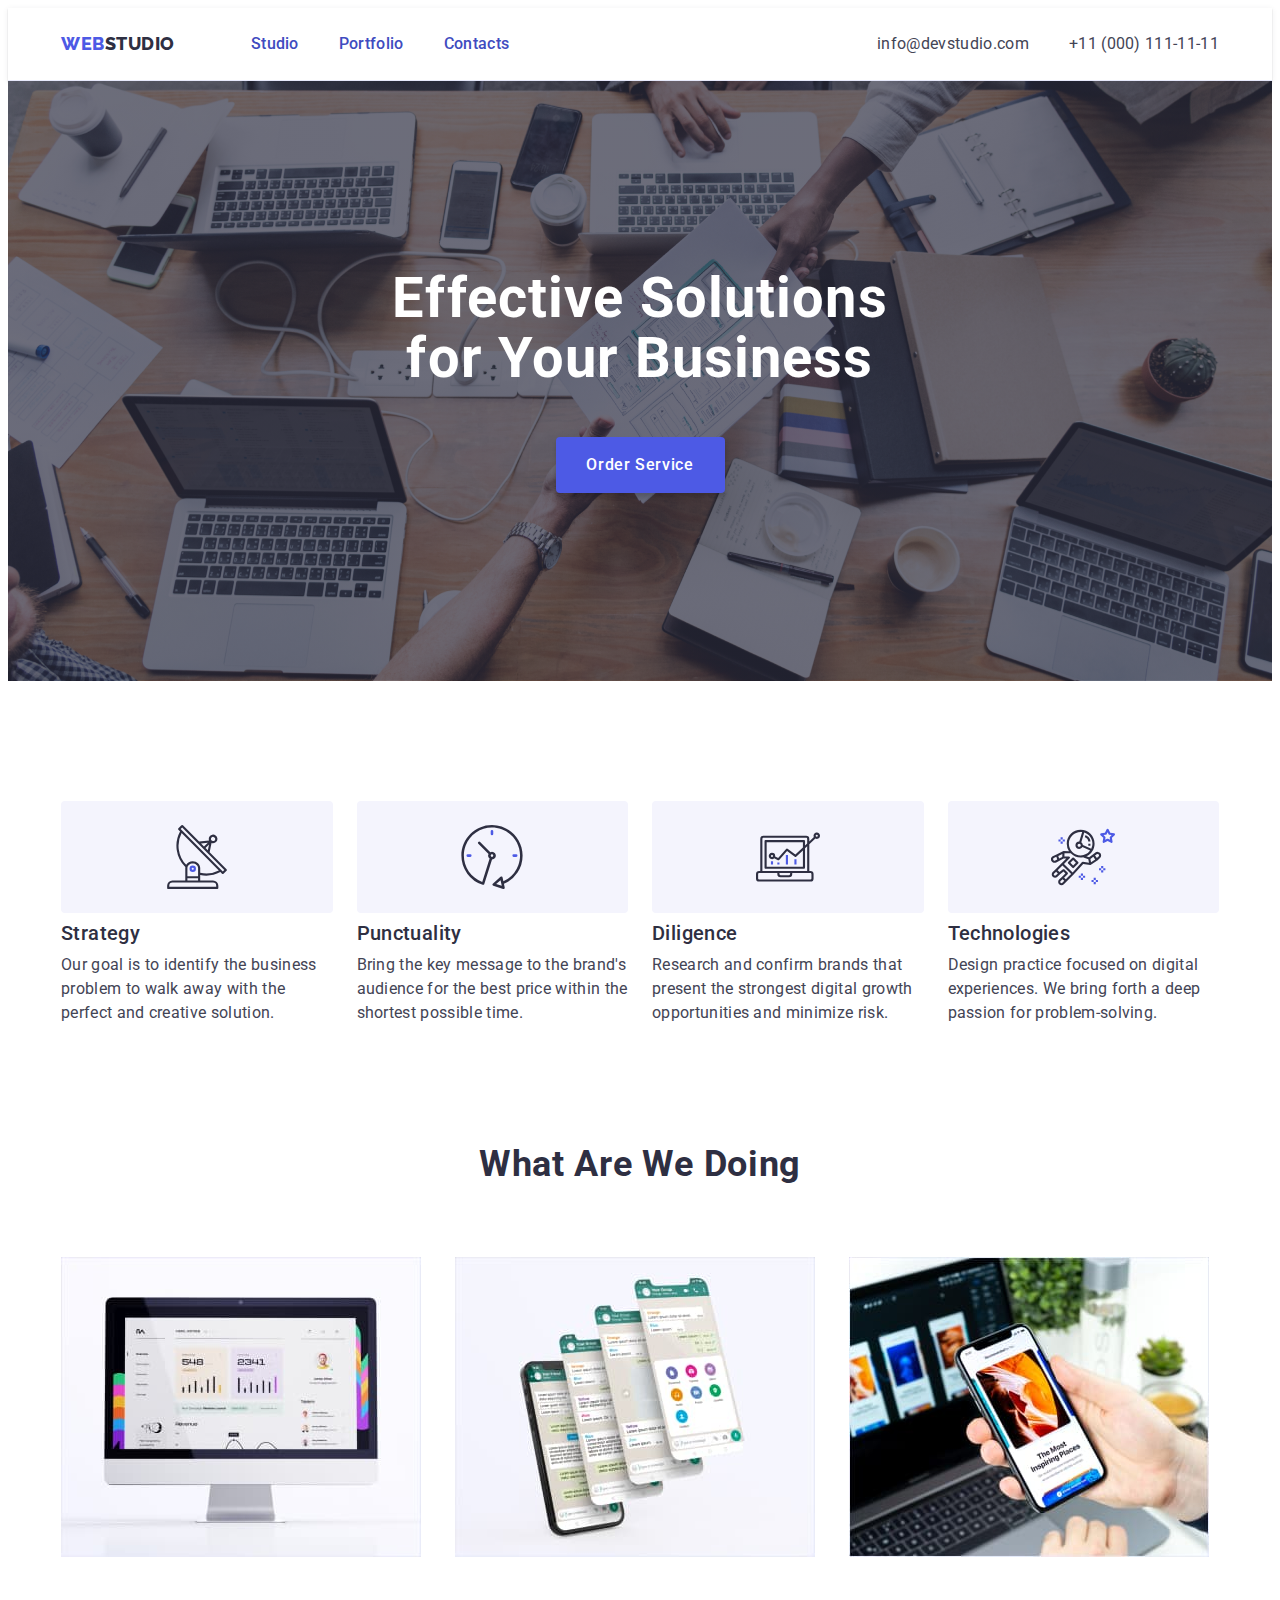
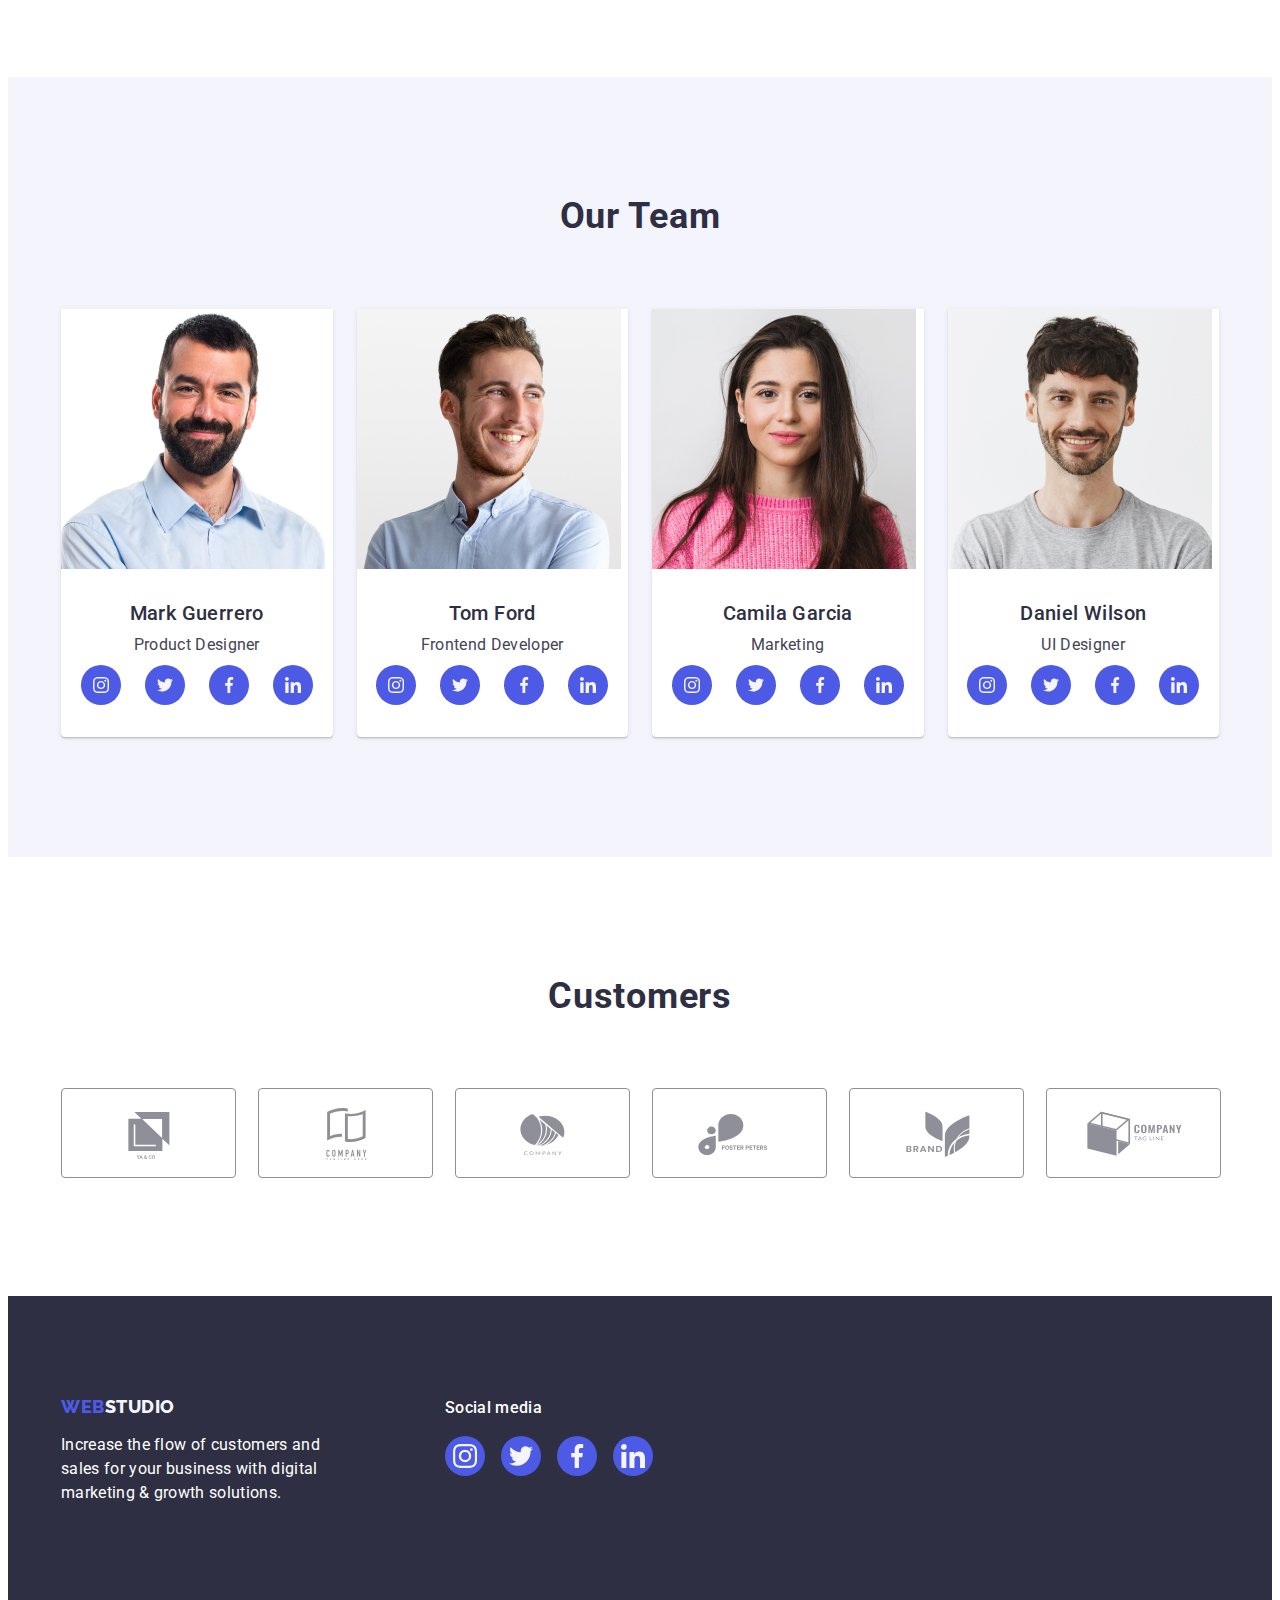
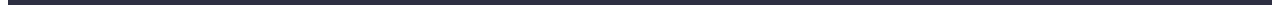
<file: index.html>
<!DOCTYPE html>
<html lang="en">
  <head>
    <meta charset="UTF-8" />
    <meta http-equiv="X-UA-Compatible" content="IE=edge" />
    <meta name="viewport" content="width=device-width, initial-scale=1.0" />
    <title>Document</title>
    <link rel="stylesheet" href="https://cdnjs.cloudflare.com/ajax/libs/modern-normalize/1.1.0/modern-normalize.min.css" integrity="sha512-wpPYUAdjBVSE4KJnH1VR1HeZfpl1ub8YT/NKx4PuQ5NmX2tKuGu6U/JRp5y+Y8XG2tV+wKQpNHVUX03MfMFn9Q==" crossorigin="anonymous" referrerpolicy="no-referrer" />
    <link rel="preconnect" href="https://fonts.googleapis.com">
    <link rel="preconnect" href="https://fonts.gstatic.com" crossorigin>
    <link href="https://fonts.googleapis.com/css2?family=Raleway:wght@700;800&family=Roboto:wght@400;500;700;900&display=swap" rel="stylesheet">
    <link rel="stylesheet" type="text/css" href="./css/styles.css">
  </head>
  <body>
    <header class="page-header">
      <div class="container page-header-container">
        <nav class="navigation">
          <a class="logo link" href="./index.html">Web<span class="logo-span-studio">Studio</span></a>
          <ul class="menu list">
            <li><a href="./index.html" class="link link-style-nav">Studio</a></li>
            <li><a href="./portfolio.html" class="link link-style-nav">Portfolio</a></li>
            <li><a href="" class="link link-style-nav">Contacts</a></li>
          </ul>
        </nav>
        <address class="link">
        <ul class="list contacts">
          <li class="contact-item-post"><a href="mailto:info@devstudio.com" class="link address-style">info@devstudio.com</a></li>
          <li><a href="tel:+110001111111" class="link address-style">+11 (000) 111-11-11</a></li>
        </ul>
          </address>
      </div>
      
    </header>
      
    
    
    <main>
    <section class="effective-solutions">
      <div class="container">
        <h1 class="effective-solutions-text">Effective Solutions for Your Business</h1>
        <button class="btn" type="button" name="button1" data-modal-open>Order Service</button>
      </div>
      
    </section>
    <section class="about-us">
      <div class="container">
        <h2 class="visually-hidden">Description</h2>
        <ul class="list about-us-list">
          <li class="about-us-list-li">
            <div class="icon-about-us">
              <svg class="svg-about-us" width="64" height="64">
                <use href="./images/icons.svg#icon-strategy"></use>
                </svg>
            </div>
            <h3 class="h-three-about-us">Strategy</h3>
            <p class="about-us-p">
              Our goal is to identify the business problem to walk away with the
              perfect and creative solution.
            </p>
          </li>
          <li class="about-us-list-li">
            <div class="icon-about-us">
              <svg class="svg-about-us" width="64" height="64">
                <use href="./images/icons.svg#icon-punctuality"></use>
                </svg>
            </div>
            <h3 class="h-three-about-us">Punctuality</h3>
            <p class="about-us-p">
              Bring the key message to the brand's audience for the best price
              within the shortest possible time.
            </p>
          </li>
          <li class="about-us-list-li">
            <div class="icon-about-us">
              <svg class="svg-about-us" width="64" height="64">
                <use href="./images/icons.svg#icon-diligence"></use>
                </svg>
            </div>
            <h3 class="h-three-about-us">Diligence</h3>
            <p class="about-us-p">
              Research and confirm brands that present the strongest digital
              growth opportunities and minimize risk.
            </p>
          </li>
          <li class="about-us-list-li">
            <div class="icon-about-us">
              <svg class="svg-about-us" width="64" height="64">
                <use href="./images/icons.svg#icon-technologies"></use>
                </svg>
            </div>
            <h3 class="h-three-about-us">Technologies</h3>
            <p class="about-us-p">
              Design practice focused on digital experiences. We bring forth a
              deep passion for problem-solving.
            </p>
          </li>
        </ul>
      </div>
    </section>
    <section class="our-work">
      <div class="container">
        <h2 class="h-two-list-img">What are we doing</h2>
        <ul class="list our-work-list">
          <li class="our-work-list-li">
            <img
              src="./images/1.jpg"
              alt="Альтернативний текст"
              width="360"
              height="300"
            />
          </li>
          <li class="our-work-list-li">
            <img
              src="./images/2.jpg"
              alt="Альтернативний текст"
              width="360"
              height="300"
            />
          </li>
          <li class="our-work-list-li">
            <img
              src="./images/3.jpg"
              alt="Альтернативний текст"
              width="360"
              height="300"
            />
          </li>
        </ul>
      </div>
      
    </section>
    <section class="our-team-section">
      <div class="container">
        <h2 class="h-two-list-img">Our Team</h2>
        <ul class="list our-team-list">
          <li class="our-team-img-bc our-team-list-li">
            <img
              src="./images/mark.jpg"
              alt="Mark Guerrero"
              width="264"
              height="260"
            />
            <div class="name-position">
              <h3 class="h-three-main">Mark Guerrero</h3>
              <p class="our-team-p">Product Designer</p>
              <ul class="social-icon list">
                <li class="social-icon-item">
                  <a href="" class="social-icon-item-link">
                    <svg class="social-icon-item-link-svg" width="16" height="16">
                      <use href="./images/icons.svg#icon-instagram"></use>
                      </svg>
                  </a>
                </li>
                <li class="social-icon-item">
                  <a href="" class="social-icon-item-link">
                    <svg class="social-icon-item-link-svg" width="16" height="16">
                      <use href="./images/icons.svg#icon-twitter"></use>
                      </svg>
                  </a>
                </li>
                <li class="social-icon-item">
                  <a href="" class="social-icon-item-link">
                    <svg class="social-icon-item-link-svg" width="16" height="16">
                      <use href="./images/icons.svg#icon-facebook"></use>
                      </svg>
                  </a>
                </li>
                <li class="social-icon-item">
                  <a href="" class="social-icon-item-link">
                    <svg class="social-icon-item-link-svg" width="16" height="16">
                      <use href="./images/icons.svg#icon-linkedin"></use>
                      </svg>
                  </a>
                </li>
              </ul>
            </div>
            
          </li>
          <li class="our-team-img-bc our-team-list-li">
            <img
              src="./images/tom.jpg"
              alt="Tom Ford"
              width="264"
              height="260"
            />
            <div class="name-position">
              <h3 class="h-three-main">Tom Ford</h3>
            <p class="our-team-p">Frontend Developer</p>
            <ul class="social-icon list">
              <li class="social-icon-item">
                <a href="" class="social-icon-item-link">
                  <svg class="social-icon-item-link-svg" width="16" height="16">
                    <use href="./images/icons.svg#icon-instagram"></use>
                    </svg>
                </a>
              </li>
              <li class="social-icon-item">
                <a href="" class="social-icon-item-link">
                  <svg class="social-icon-item-link-svg" width="16" height="16">
                    <use href="./images/icons.svg#icon-twitter"></use>
                    </svg>
                </a>
              </li>
              <li class="social-icon-item">
                <a href="" class="social-icon-item-link">
                  <svg class="social-icon-item-link-svg" width="16" height="16">
                    <use href="./images/icons.svg#icon-facebook"></use>
                    </svg>
                </a>
              </li>
              <li class="social-icon-item">
                <a href="" class="social-icon-item-link">
                  <svg class="social-icon-item-link-svg" width="16" height="16">
                    <use href="./images/icons.svg#icon-linkedin"></use>
                    </svg>
                </a>
              </li>
            </ul>
            </div>
            
          </li>
          <li class="our-team-img-bc our-team-list-li">
            <img
              src="./images/camila.jpg"
              alt="Camila Garcia"
              width="264"
              height="260"
            />
            <div class="name-position">
              <h3 class="h-three-main">Camila Garcia</h3>
              <p class="our-team-p">Marketing</p>
              <ul class="social-icon list">
                <li class="social-icon-item">
                  <a href="" class="social-icon-item-link">
                    <svg class="social-icon-item-link-svg" width="16" height="16">
                      <use href="./images/icons.svg#icon-instagram"></use>
                      </svg>
                  </a>
                </li>
                <li class="social-icon-item">
                  <a href="" class="social-icon-item-link">
                    <svg class="social-icon-item-link-svg" width="16" height="16">
                      <use href="./images/icons.svg#icon-twitter"></use>
                      </svg>
                  </a>
                </li>
                <li class="social-icon-item">
                  <a href="" class="social-icon-item-link">
                    <svg class="social-icon-item-link-svg" width="16" height="16">
                      <use href="./images/icons.svg#icon-facebook"></use>
                      </svg>
                  </a>
                </li>
                <li class="social-icon-item">
                  <a href="" class="social-icon-item-link">
                    <svg class="social-icon-item-link-svg" width="16" height="16">
                      <use href="./images/icons.svg#icon-linkedin"></use>
                      </svg>
                  </a>
                </li>
              </ul>
            </div>
            
          </li>
          <li class="our-team-img-bc our-team-list-li">
            <img
              src="./images/daniel.jpg"
              alt="Daniel Wilson"
              width="264"
              height="260"
            />
            <div class="name-position">
              <h3 class="h-three-main">Daniel Wilson</h3>
              <p class="our-team-p">UI Designer</p>
              <ul class="social-icon list">
                <li class="social-icon-item">
                  <a href="" class="social-icon-item-link">
                    <svg class="social-icon-item-link-svg" width="16" height="16">
                      <use href="./images/icons.svg#icon-instagram"></use>
                      </svg>
                  </a>
                </li>
                <li class="social-icon-item">
                  <a href="" class="social-icon-item-link">
                    <svg class="social-icon-item-link-svg" width="16" height="16">
                      <use href="./images/icons.svg#icon-twitter"></use>
                      </svg>
                  </a>
                </li>
                <li class="social-icon-item">
                  <a href="" class="social-icon-item-link">
                    <svg class="social-icon-item-link-svg" width="16" height="16">
                      <use href="./images/icons.svg#icon-facebook"></use>
                      </svg>
                  </a>
                </li>
                <li class="social-icon-item">
                  <a href="" class="social-icon-item-link">
                    <svg class="social-icon-item-link-svg" width="16" height="16">
                      <use href="./images/icons.svg#icon-linkedin"></use>
                      </svg>
                  </a>
                </li>
              </ul>
            </div>
           
          </li>
        </ul>
      </div>
      
    </section>
    <section class="section-customers">
      <div class="container">
        <h2 class="h-two-customers">Customers</h2>
        <ul class="customers-list list">
          <li class="customers-list-item">
            <a href="" class="customers-list-link">
              <svg class="customers-svg" width="104" height="56">
                <use href="./images/icons.svg#icon-yaco"></use>
                </svg>
            </a>
          </li>
          <li class="customers-list-item">
            <a href="" class="customers-list-link">
              <svg class="customers-svg" width="104" height="56">
                <use href="./images/icons.svg#icon-tagline"></use>
                </svg>
            </a>
          </li>
          <li class="customers-list-item">
            <a href="" class="customers-list-link">
              <svg class="customers-svg" width="104" height="56">
                <use href="./images/icons.svg#icon-company-cust"></use>
                </svg>
            </a>
          </li>
          <li class="customers-list-item">
            <a href="" class="customers-list-link">
              <svg class="customers-svg" width="104" height="56">
                <use href="./images/icons.svg#icon-foster-peters"></use>
                </svg>
            </a>
          </li>
          <li class="customers-list-item">
            <a href="" class="customers-list-link">
              <svg class="customers-svg" width="104" height="56">
                <use href="./images/icons.svg#icon-brand"></use>
                </svg>
            </a>
          </li>
          <li class="customers-list-item">
            <a href="" class="customers-list-link">
              <svg class="customers-svg" width="104" height="56">
                <use href="./images/icons.svg#icon-tagline-box"></use>
                </svg>
            </a>
          </li>
        </ul>
      </div>
    </section>
         </main>
    <footer class="bottom">
      <div class="container container-footer">
        <div class="logo-p">
          <a class="logo-bottom link" href="./index.html">Web<span class="logo-span-studio-white">Studio</span></a>
          <p class="bottom-p">
          Increase the flow of customers and sales for your business with digital
          marketing & growth solutions.
        </p>
      </div>
      <div>
        <p class="socialm-p">Social media</p>
        <ul class="bottom-social-list list">
          <li class="bottom-social-list-item">
            <a href="" class="bottom-social-link">
              <svg width="24" height="24" class="social-svg">
                <use href="./images/icons.svg#icon-instagram"></use>
                </svg>
            </a>
          </li>
          <li class="bottom-social-list-item">
            <a href="" class="bottom-social-link">
              <svg width="24" height="24" class="social-svg">
                <use href="./images/icons.svg#icon-twitter"></use>
                </svg>
            </a>
          </li>
          <li class="bottom-social-list-item">
            <a href="" class="bottom-social-link">
              <svg width="24" height="24" class="social-svg">
                <use href="./images/icons.svg#icon-facebook"></use>
                </svg>
            </a>
          </li>
          <li class="bottom-social-list-item">
            <a href="" class="bottom-social-link">
              <svg width="24" height="24" class="social-svg">
                <use href="./images/icons.svg#icon-linkedin"></use>
                </svg>
            </a>
          </li>
        </ul>
      </div>
      </div>  
    </footer>
    <script src="./js/modal.js"></script>
  </body>
</html>
</file>
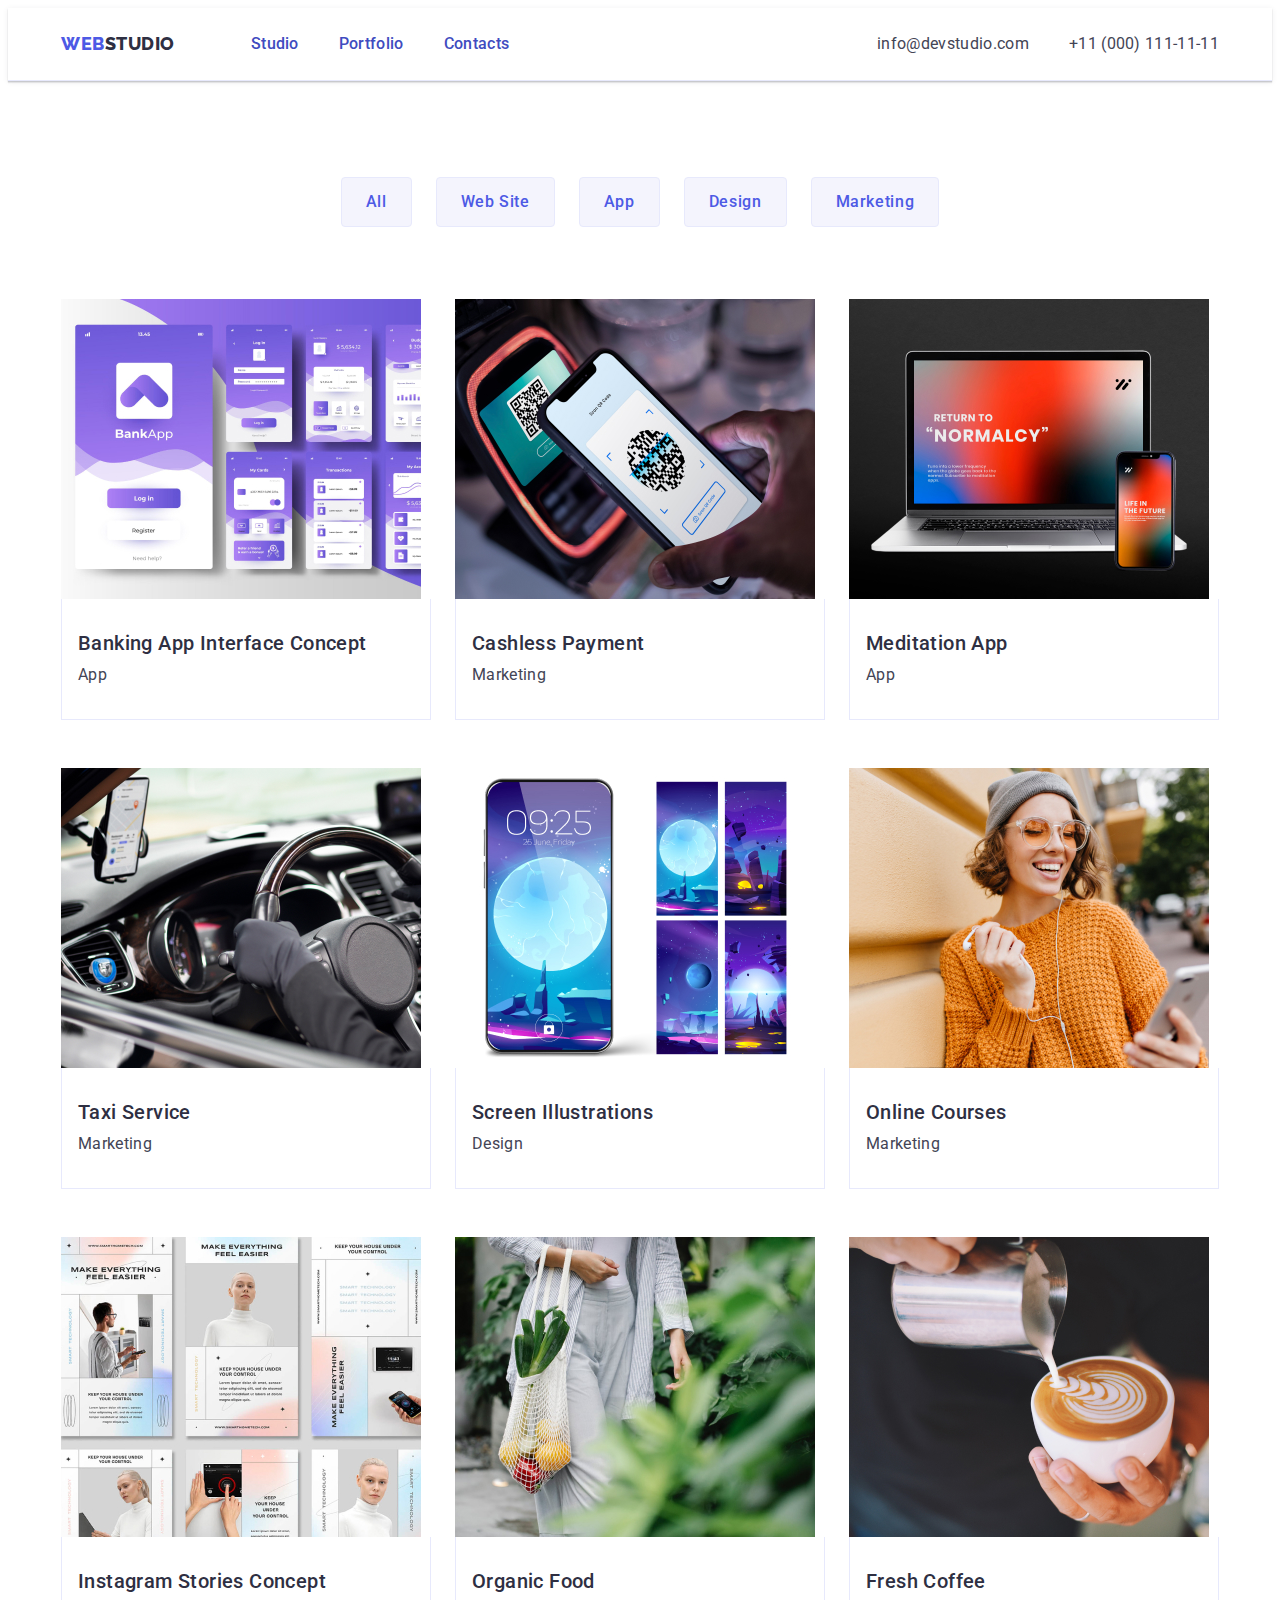
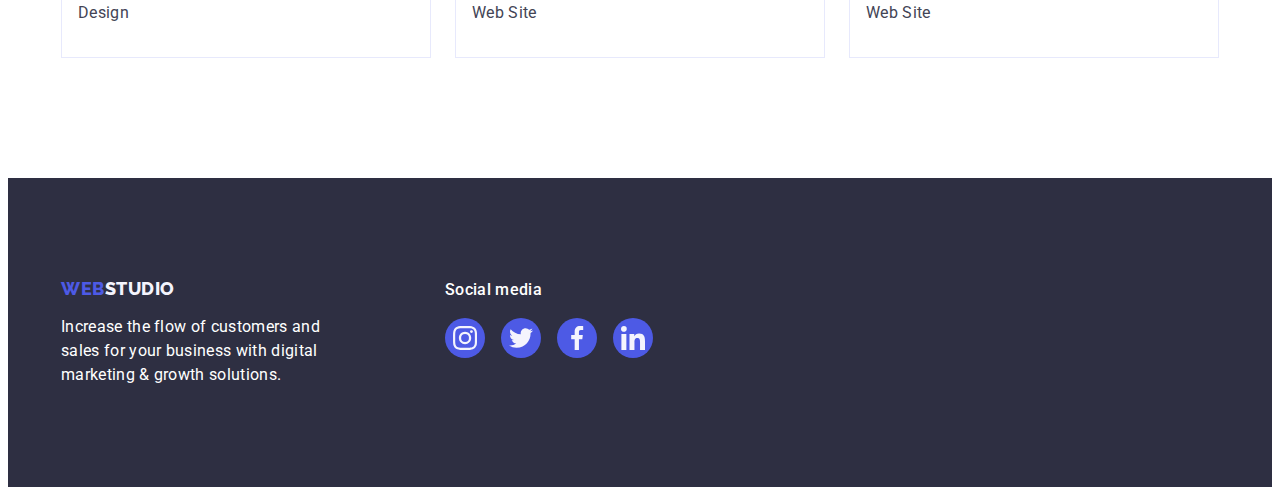
<file: portfolio.html>
<!DOCTYPE html>
<html lang="en">
  <head>
    <meta charset="UTF-8" />
    <meta http-equiv="X-UA-Compatible" content="IE=edge" />
    <meta name="viewport" content="width=device-width, initial-scale=1.0" />
    <title>Document</title>
    <link rel="stylesheet" href="https://cdnjs.cloudflare.com/ajax/libs/modern-normalize/1.1.0/modern-normalize.min.css" integrity="sha512-wpPYUAdjBVSE4KJnH1VR1HeZfpl1ub8YT/NKx4PuQ5NmX2tKuGu6U/JRp5y+Y8XG2tV+wKQpNHVUX03MfMFn9Q==" crossorigin="anonymous" referrerpolicy="no-referrer" />
    <link rel="preconnect" href="https://fonts.googleapis.com">
    <link rel="preconnect" href="https://fonts.gstatic.com" crossorigin>
    <link href="https://fonts.googleapis.com/css2?family=Raleway:wght@700;800&family=Roboto:wght@400;500;700;900&display=swap" rel="stylesheet">
    <link rel="stylesheet" type="text/css" href="./css/styles.css">
  </head>
  <body>
    <header class="page-header">
      <div class="container page-header-container">
        <nav class="navigation">
          <a class="logo link" href="./index.html">Web<span class="logo-span-studio">Studio</span></a>
          <ul class="menu list">
            <li><a href="./index.html" class="link link-style-nav">Studio</a></li>
            <li><a href="./portfolio.html" class="link link-style-nav">Portfolio</a></li>
            <li><a href="" class="link link-style-nav">Contacts</a></li>
          </ul>
        </nav>
        <address class="link">
        <ul class="list contacts">
          <li class="contact-item-post"><a href="mailto:info@devstudio.com" class="link address-style">info@devstudio.com</a></li>
          <li><a href="tel:+110001111111" class="link address-style">+11 (000) 111-11-11</a></li>
        </ul>
          </address>
      </div>
      
    </header>
    <main>
      
    <section class="section-portfolio">
      <div class="container">
        <h1 class="visually-hidden">Projects</h1>
        <ul class="list list-btn">
          <li>
            <button class="btn-portfolio" type="button" name="All">All</button>
          </li>
          <li>
            <button class="btn-portfolio" type="button" name="Web Site">Web Site</button>
          </li>
          <li>
            <button class="btn-portfolio" type="button" name="button1">App</button>
          </li>
          <li>
            <button class="btn-portfolio" type="button" name="button1">Design</button>
          </li>
          <li>
            <button class="btn-portfolio" type="button" name="button1">Marketing</button>
          </li>
        </ul> 
        <ul class="list project-list">
          <li class="project-list-li">
              <a href="" class="link project-list-link-item">
                <div class="container-overlay">
                  <img
                  src="./images/portfolio/banking.jpg"
                  alt="Альтернативний текст"
                  width="360"
                  height="300"
                />
                <p class="overlay">
                  14 Stylish and User-Friendly App Design Concepts · Task Manager App · Calorie Tracker App · Exotic Fruit Ecommerce App · Cloud Storage App
                </p> 
                </div>
               
                <div class="project-list-link">
                <h2 class="h-two-portfolio">Banking App Interface Concept</h2>
                <p class="about-us-p">App</p>
              </div>
              </a>
          </li>
        
          <li class="project-list-li">
              <a href="" class="link  project-list-link-item">
                <div class="container-overlay">
                  <img
                  src="./images/portfolio/cashless-payment.jpg"
                  alt="Альтернативний текст"
                  width="360"
                  height="300"
                />
                <p class="overlay">
                  14 Stylish and User-Friendly App Design Concepts · Task Manager App · Calorie Tracker App · Exotic Fruit Ecommerce App · Cloud Storage App
                </p>
                </div>
               
              <div class="project-list-link">
              <h2 class="h-two-portfolio">Cashless Payment</h2>
                <p class="about-us-p">Marketing</p>
              </div>
                </a>
          </li>
          <li class="project-list-li">
            
              <a href="" class="link  project-list-link-item">
                <div class="container-overlay">
                  <img
                  src="./images/portfolio/meditation-app.jpg"
                  alt="Альтернативний текст"
                  width="360"
                  height="300"
                />
                <p class="overlay">
                  14 Stylish and User-Friendly App Design Concepts · Task Manager App · Calorie Tracker App · Exotic Fruit Ecommerce App · Cloud Storage App
                </p>
                </div>
                
              <div class="project-list-link">
              <h2 class="h-two-portfolio">Meditation App</h2>
                <p class="about-us-p">App</p>
              </div>
              </a>
            
           
          </li>
          <li class="project-list-li">
              <a href="" class="link  project-list-link-item">
                <div class="container-overlay">
                  <img
                  src="./images/portfolio/taxi-service.jpg"
                  alt="Альтернативний текст"
                  width="360"
                  height="300"
                />
                <p class="overlay">
                  14 Stylish and User-Friendly App Design Concepts · Task Manager App · Calorie Tracker App · Exotic Fruit Ecommerce App · Cloud Storage App
                </p>
                </div>
                
              <div class="project-list-link">
              <h2 class="h-two-portfolio">Taxi Service</h2>
                <p class="about-us-p">Marketing</p>
              </div>
              </a>
          </li>
          <li class="project-list-li">
              <a href="" class="link  project-list-link-item">
                <div class="container-overlay">
                  <img
                  src="./images/portfolio/screen.jpg"
                  alt="Альтернативний текст"
                  width="360"
                  height="300"
                />
                <p class="overlay">
                  14 Stylish and User-Friendly App Design Concepts · Task Manager App · Calorie Tracker App · Exotic Fruit Ecommerce App · Cloud Storage App
                </p>
                </div>
                
              <div class="project-list-link">
              <h2 class="h-two-portfolio">Screen Illustrations</h2>
                <p class="about-us-p">Design</p>
              </div>
              </a>
          </li>
          <li class="project-list-li">
              <a href="" class="link  project-list-link-item">
                <div class="container-overlay">
                  <img
                  src="./images/portfolio/online-courses.jpg"
                  alt="Альтернативний текст"
                  width="360"
                  height="300"
                />
                <p class="overlay">
                  14 Stylish and User-Friendly App Design Concepts · Task Manager App · Calorie Tracker App · Exotic Fruit Ecommerce App · Cloud Storage App
                </p>
                </div>
                
              <div class="project-list-link">
              <h2 class="h-two-portfolio">Online Courses</h2>
                <p class="about-us-p">Marketing</p>
              </div>
              </a> 
          </li>
          <li class="project-list-li">
              <a href="" class="link  project-list-link-item">
                <div class="container-overlay">
                  <img
                src="./images/portfolio/instagram-stories.jpg"
                alt="Альтернативний текст"
                width="360"
                height="300"
              />
              <p class="overlay">
                14 Stylish and User-Friendly App Design Concepts · Task Manager App · Calorie Tracker App · Exotic Fruit Ecommerce App · Cloud Storage App
              </p>
                </div>
                
              <div class="project-list-link">
              <h2 class="h-two-portfolio">Instagram Stories Concept</h2>
                <p class="about-us-p">Design</p>
              </div>
              </a> 
          </li>
          <li class="project-list-li">
              <a href="" class="link  project-list-link-item">
                <div class="container-overlay">
                  <img
                src="./images/portfolio/organic-food.jpg"
                alt="Альтернативний текст"
                width="360"
                height="300"
              />
              <p class="overlay">
                14 Stylish and User-Friendly App Design Concepts · Task Manager App · Calorie Tracker App · Exotic Fruit Ecommerce App · Cloud Storage App
              </p>
                </div>
                
              <div class="project-list-link">
              <h2 class="h-two-portfolio">Organic Food</h2>
                <p class="about-us-p">Web Site</p>
              </div>
              </a>
            
            
          </li>
          <li class="project-list-li">
              <a href="" class="link  project-list-link-item">
                <div class="container-overlay">
                  <img
                  src="./images/portfolio/fressh-coffee.jpg"
                  alt="Альтернативний текст"
                  width="360"
                  height="300"
                />
                <p class="overlay">
                  14 Stylish and User-Friendly App Design Concepts · Task Manager App · Calorie Tracker App · Exotic Fruit Ecommerce App · Cloud Storage App
                </p>
                </div>
                
              <div class="project-list-link">
              <h2 class="h-two-portfolio">Fresh Coffee</h2>
                <p class="about-us-p">Web Site</p>
              </div>
              </a>  
          </li>
        </ul>
      </div>
      
    </section>
     </main>
        
     <footer class="bottom">
      <div class="container container-footer">
        <div class="logo-p">
          <a class="logo-bottom link" href="./index.html">Web<span class="logo-span-studio-white">Studio</span></a>
          <p class="bottom-p">
          Increase the flow of customers and sales for your business with digital
          marketing & growth solutions.
        </p>
      </div>
      <div>
        <p class="socialm-p">Social media</p>
        <ul class="bottom-social-list list">
          <li class="bottom-social-list-item">
            <a href="" class="bottom-social-link">
              <svg width="24" height="24" class="social-svg">
                <use href="./images/icons.svg#icon-instagram"></use>
                </svg>
            </a>
          </li>
          <li class="bottom-social-list-item">
            <a href="" class="bottom-social-link">
              <svg width="24" height="24" class="social-svg">
                <use href="./images/icons.svg#icon-twitter"></use>
                </svg>
            </a>
          </li>
          <li class="bottom-social-list-item">
            <a href="" class="bottom-social-link">
              <svg width="24" height="24" class="social-svg">
                <use href="./images/icons.svg#icon-facebook"></use>
                </svg>
            </a>
          </li>
          <li class="bottom-social-list-item">
            <a href="" class="bottom-social-link">
              <svg width="24" height="24" class="social-svg">
                <use href="./images/icons.svg#icon-linkedin"></use>
                </svg>
            </a>
          </li>
        </ul>
      </div>
      </div>
        
    </footer>
  </body>
</html>
</file>
<file: css/styles.css>
h1,
  h2,
  h3,
  h4,
  p {
    margin-top: 0;
    margin-bottom: 0;
  }
  
  ul,
  ol {
    margin-top: 0;
    margin-bottom: 0;
    padding-left: 0;
  }
  
  button {
    cursor: pointer;
  }
  
  img {
    display: block;
  }
  
:root {
    --clr-white: #fff;
    --clr-slate: #434455;
    --clr-iris: #4d5ae5;
    --clr-navy-blue: #2E2F42;
    --clr-cloud: #F4F4FD;
    --clr-ocean: #404BBF;
    --clr-cornflower: #E7E9FC;
    --clr-ligt-slate: #8E8F99;
    --clr-social-bottom: #31d0aa;
    --clr-dairy: #fcfcfc;
    
   
    


}
.link {
    text-decoration: none;
}
.list {
    list-style: none;
}

body {
    font-family: 'Roboto', sans-serif;
    background-color: var(--clr-white);
    font-style: normal;
    color: var(--clr-slate);
}

.container {
    width: 1158px;
    margin: 0 auto;
    padding: 0 15px;
}




.logo-span-studio {
    color: var(--clr-navy-blue);
}
.logo-span-studio-white {
    color: var(--clr-cloud);
}




/* ========== EFECTIVE-SOLUTIONS ========== */

.effective-solutions {
    background: var(--clr-navy-blue);
    padding-top: 188px;
    padding-bottom: 188px;
    background-image: linear-gradient(rgba(46, 47, 66, 0.7), rgba(46, 47, 66, 0.7)), url(../images/people-office.jpg); 
    max-width: 1440px;
    background-repeat: no-repeat;
    background-position: center;
    background-size: cover;
    margin-left: auto;
    margin-right: auto;
    
}

.effective-solutions-text {
    color: var(--clr-white);
    font-size: 56px;
    line-height: 1.07;
    text-align: center;
    letter-spacing: 0.02em;
    max-width: 496px;
    margin-bottom: 48px;
    margin-right: auto;
    margin-left: auto;
    
}


.btn {
    transition: background-color 250ms cubic-bezier(0.4, 0, 0.2, 1);
    margin-right: auto;
    margin-left: auto;
    border: none;
    min-width: 169px;
    height: 56px;
    display: block;
    cursor: pointer;
    font-family: "Roboto", sans-serif;
    font-weight: 500;
    font-size: 16px;
    line-height: 1.5;
    letter-spacing: 0.04em;
    background-color: var(--clr-iris);
    color: var(--clr-white);
    box-shadow: 0px 4px 4px rgba(0, 0, 0, 0.15);
    border-radius: 4px;
}

.btn:hover,
.btn:focus {
  

    /* OCEAN */
    color: var(--clr-white);
    background: var(--clr-ocean);
    /* box-shadow: 0px 4px 4px rgba(0, 0, 0, 0.15);
    border-radius: 4px; */
}

/* ========== EFECTIVE-SOLUTIONS*END ========== */










/* ========== ABOUT-US ========== */


.about-us {
    padding-top: 120px;
    padding-bottom: 120px;

}

.about-us-p {
    font-size: 16px;
    line-height: 1.5;
    letter-spacing: 0.02em;
    color: var(--clr-slate);
}

.about-us-list {
    display: flex;
    gap: 24px;
}



.about-us-list-li {
    width: calc((100% - 72px) / 4);
}

.h-three-about-us {
    font-weight: 500;
    font-size: 20px;
    line-height: 1.2;
    letter-spacing: 0.02em;
    color: var(--clr-navy-blue);
    margin-bottom: 8px;
}

.icon-about-us {
    display: flex;
    align-items: center;
    justify-content: center;
    height: 112px;
    background-color: var(--clr-cloud);
    border-radius: 4px;
    margin-bottom: 8px;
}




/* ========== ABOUT-US*END ========== */




/* ========== OUR-WORK ========== */
.h-two-list-img {
    font-size: 36px;
    line-height: 1.11;
    text-align: center;
    text-transform: capitalize;
    color: var(--clr-navy-blue);
    letter-spacing: 0.02em;
    margin-bottom: 72px;

}

.our-work {
    padding-bottom: 120px;

}

.our-work-list {
    display: flex;
    gap: 24px;
}

.our-work-list-li {
    width: calc((100% - 48px) / 3); 
}

/* ========== OUR-WORK*END ========== */

/* ========== OUR-TEAM ========== */
.our-team-section {
    background-color: var(--clr-cloud);
    padding-top: 120px;
    padding-bottom: 120px;
}

.our-team-img-bc {
    background-color: var(--clr-white);
}

.h-three-main {
    font-weight: 500;
    font-size: 20px;
    line-height: 1.2;
    letter-spacing: 0.02em;
    color: var(--clr-navy-blue);
    text-align: center;
    margin-bottom: 8px;
}

.our-team-list {
    display: flex;
    gap: 24px;
}

.our-team-list-li {
    width: calc((100% - 72px) / 4);
    border-radius: 0px 0px 4px 4px;
    box-shadow: 0px 1px 6px rgba(46, 47, 66, 0.08), 0px 1px 1px rgba(46, 47, 66, 0.16), 0px 2px 1px rgba(46, 47, 66, 0.08);
}

.our-team-p {
    text-align: center;
    font-size: 16px;
    line-height: 1.5;
    letter-spacing: 0.02em;
    color: var(--clr-slate);
    margin-bottom: 8px;
}

.name-position {
    padding: 32px 0px;
}
.social-icon {
    display: flex;
    justify-content: center;
    gap: 24px;
}
.social-icon-item {
    width: 40px;
    height: 40px;
}

.social-icon-item-link {
    transition: background-color 250ms cubic-bezier(0.4, 0, 0.2, 1);
    display: flex;
    align-items: center;
    justify-content: center;
    width: 100%;
    height: 100%;
    background-color: var(--clr-iris);
    border-radius: 50%;
}

.social-icon-item-link:hover,
.social-icon-item-link:focus {
    background-color: var(--clr-ocean);
}

.social-icon-item-link-svg {
   fill: var(--clr-cloud); 
}
/* ========== OUR-TEAM*END ========== */


/* ========== CUSTOMERS ========== */

.h-two-customers {
    font-size: 36px;
    line-height: 1.1;
    text-align: center;
    text-transform: capitalize;
    color: var(--clr-navy-blue);
    letter-spacing: 0.02em;
    margin-bottom: 72px;

}

.section-customers {
    padding-top: 120px;
    padding-bottom: 120px;
}

.customers-list {
    display: flex;
    gap: 24px;

}

.customers-list-item {
    width: calc((100% - 120px) / 6);
    height: 88px;
}

.customers-list-link {
    transition: border-color 250ms cubic-bezier(0.4, 0, 0.2, 1), color 250ms cubic-bezier(0.4, 0, 0.2, 1);
    width: 100%;
    height: 100%;
    border: 1px solid var(--clr-ligt-slate);
    border-radius: 4px;
    display: flex;
    align-items: center;
    color: var(--clr-ligt-slate);
    justify-content: center;


}

.customers-list-link:hover,
.customers-list-link:focus {
    border-color: var(--clr-ocean);
    color: var(--clr-ocean);


}

.customers-svg {
    fill: currentColor;

}

/* ========== CUSTOMERS*END ========== */














/* ========== HEADER ========== */
.logo {
    margin-right: 76px;
    font-family: 'Raleway', sans-serif;
    text-transform: uppercase;
    font-style: normal;
    font-weight: 800;
    font-size: 18px;
    line-height: 1.17;
    letter-spacing: 0.03em;
    color: var(--clr-iris);

}


.page-header {
    border-bottom: 1px solid #e7e9fc; 
    box-shadow: 0px 2px 1px rgba(46, 47, 66, 0.08), 0px 1px 1px rgba(46, 47, 66, 0.16), 0px 1px 6px rgba(46, 47, 66, 0.08);
}



.navigation {
    display: flex;
    align-items: center;
    margin-right: auto;
    text-decoration: none;
    font-weight: 500;
    font-size: 16px;
    line-height: 1.5em;
    color: var(--clr-navy-blue);
    letter-spacing: 0.02em;

}


.menu {
    display: flex;
    gap: 40px;
    

}

.contacts {
    
    display: flex;
    align-items: center;
    font-style: normal;
    font-weight: 400;
    font-size: 16px;
    line-height: 24px;
    margin-left: auto;
    
}

.page-header-container {
    display: flex;
    align-items: center;
    padding: 0 15px 0 15px;
    
    
}

.contact-item-post {
    margin-right: 40px;

}

.link-style-nav {
    transition: color 250ms cubic-bezier(0.4, 0, 0.2, 1);
    position: relative;
    color: var(--clr-ocean);
   
    padding: 24px 0;
    display: block;
}

.link-style-nav:hover,
.link-style-nav:focus {
    color: var(--clr-ocean);
}


.link-style-nav::after {
    content: "";
    position: absolute;
    left: 0;
    bottom: -1px;
    height: 4px;
    background-color: var(--clr-ocean); 
    border-radius: 2px; 
}

.address-style {
    transition: color 250ms cubic-bezier(0.4, 0, 0.2, 1);
    color: var(--clr-slate);
    letter-spacing: 0.02em;
}

.address-style:hover,
.address-style:focus {
    color: var(--clr-ocean);
}
/* ========== HEADER*END ========== */

/* ========== FOOTER ========== */
.footer-p {
    font-weight: 400;
    font-size: 16px;
    line-height: 24px;
    letter-spacing: 0.02em;
    color: var(--clr-cloud);
}

.bottom {
    background: var(--clr-navy-blue);
    padding-top: 100px;
    padding-bottom: 100px;

}

.logo-bottom {
    font-family: 'Raleway', sans-serif;
    text-transform: uppercase;
    font-style: normal;
    font-weight: 800;
    font-size: 18px;
    line-height: 1.17;
    letter-spacing: 0.03em;
    color: var(--clr-iris);
    display: inline-block;
    margin-bottom: 16px;

}

.bottom-p {
    color: var(--clr-white);
    max-width: 264px;
    line-height: 24px;
    letter-spacing: 0.02em;
}

.socialm-p {
    font-weight: 500;
    font-size: 16px;
    line-height: 1.5;
    letter-spacing: 0.02em;
    color: var(--clr-white);
    margin-bottom: 16px;
}

.container-footer {
    display: flex;
    align-items: baseline;

}

.logo-p {
    margin-right: 120px;
}

.bottom-social-list {
    display: flex;
    gap: 16px;
}

.bottom-social-list-item {
    width: 40px;
    height: 40px;

}

.bottom-social-link {
    transition: background-color 250ms cubic-bezier(0.4, 0, 0.2, 1);
    width: 100%;
    height: 100%;
    background-color: var(--clr-iris);
    border-radius: 50%;
    display: flex;
    align-items: center;
    justify-content: center;
    
}

.bottom-social-link:hover,
.bottom-social-link:focus {
    background-color: var(--clr-social-bottom);
}

.social-svg {
    fill: var(--clr-cloud);

}


/* ========== FOOTER*END ========== */


/* ========== MODAL ========== */
.modal {
    position: fixed;
    top: 0;
    left:0;
    width: 100%;
    height: 100%;
    background-color: rgba(46, 47, 66, 0.4);
    transition: opacity 250ms cubic-bezier(0.4, 0, 0.2, 1), visibility 250ms cubic-bezier(0.4, 0, 0.2, 1);

}

.is-hidden {
    opacity: 0;
    visibility: hidden;
    pointer-events: none; 
}

.modal-window {
    position: absolute;
    top: 50%;
    left: 50%;
    transform: translate(-50%, -50%) scale(1);
    width: 408px; 
    min-height: 576px;
    background: var(--clr-dairy);
    box-shadow: 0px 1px 1px rgba(0, 0, 0, 0.14), 0px 1px 3px rgba(0, 0, 0, 0.12), 0px 2px 1px rgba(0, 0, 0, 0.2);
    border-radius: 4px; 
    transition: transform 250ms cubic-bezier(0.4, 0, 0.2, 1);

}

.modal-close-button {
    position: absolute;
    top: 24px;
    right: 24px;
    width: 24px;
    height: 24px;
    border-radius: 50%;
    display: flex;
    align-items: center; 
    justify-content: center; 
    background-color: var(--clr-cornflower);
    border: 1px solid rgba(0, 0, 0, 0.1);
    padding: 0;
    cursor: pointer; 
    transition: background-color 250ms cubic-bezier(0.4, 0, 0.2, 1), border 250ms cubic-bezier(0.4, 0, 0.2, 1); 
}

.modal-close-button:hover,
.modal-close-button:focus {
    background-color: var(--clr-ocean);
    border: none;

}

.modal-close-icon {
    transition: fill 250ms cubic-bezier(0.4, 0, 0.2, 1); 

}

.modal-close-button:hover .modal-close-icon,
.modal-close-button:focus .modal-close-icon {
    fill: var(--clr-white);
}



/* ========== MODAL*END ========== */




/* ========== PORTFOLIO ========== */

.section-portfolio {
padding-top: 96px;
padding-bottom: 120px;
}

.visually-hidden {
    position: absolute;
    white-space: nowrap;
    width: 1px;
    height: 1px;
    overflow: hidden;
    border: 0;
    padding: 0;
    clip: rect(0 0 0 0);
    clip-path: inset(50%);
    margin: -1px;
}

.btn-portfolio {
    transition: color 250ms cubic-bezier(0.4, 0, 0.2, 1), background-color 250ms cubic-bezier(0.4, 0, 0.2, 1), border-color 250ms cubic-bezier(0.4, 0, 0.2, 1), box-shadow 250ms cubic-bezier(0.4, 0, 0.2, 1); 
    padding: 12px 24px;
    border: 1px solid var(--clr-cornflower);
    border-radius: 4px;
    cursor: pointer;
    font-family: "Roboto", sans-serif;
    font-weight: 500;
    font-size: 16px;
    line-height: 1.5;
    letter-spacing: 0.04em;
    background-color: var(--clr-cloud);
    color: var(--clr-iris);
    border-radius: 4px;
   
}

.btn-portfolio:hover,
.btn-portfolio:focus {
    color: var(--clr-white);
    background: var(--clr-ocean);
    border-color: transparent;
    /* box-shadow: 0px 4px 4px rgba(0, 0, 0, 0.15);
    border-radius: 4px; */
    box-shadow: 0px 3px 1px rgba(0, 0, 0, 0.1), 0px 2px 1px rgba(0, 0, 0, 0.08), 0px 2px 2px rgba(0, 0, 0, 0.12);
}

.list-btn {
    display: flex;
    justify-content: center;
    gap: 24px;
    margin-bottom: 72px;
}

.project-list {
    display: flex;
    flex-wrap: wrap;
    column-gap: 24px;
    row-gap: 48px;
}

.project-list-li {
    width: calc((100% - 48px) / 3);
}
.project-list-link {
    padding: 32px 16px;
    border: 1px solid var(--clr-cornflower);
    border-top: none;

}
.h-two-portfolio {
    font-weight: 500;
    font-size: 20px;
    line-height: 1.2;
    letter-spacing: 0.02em;
    color: var(--clr-navy-blue);
    margin-bottom: 8px;
}

.project-list-link-item {
    display: block;
    transition: box-shadow 250ms cubic-bezier(0.4, 0, 0.2, 1); 
}

.project-list-link-item:hover,
.project-list-link-item:focus {
    box-shadow:  0px 1px 6px rgba(46, 47, 66, 0.08), 0px 1px 1px rgba(46, 47, 66, 0.16), 0px 2px 1px rgba(46, 47, 66, 0.08);
    transform: translateY(0%);
}


.container-overlay {
    position: relative;
    overflow: hidden;
}

.overlay {
    position: absolute;
    top: 0;
    font-size: 16px;
    line-height: 1.5;
    letter-spacing: 0.02em;
    color: var(--clr-cloud);
    padding: 40px 32px; 
    background-color: var(--clr-iris);
    width: 100%;
    height: 100%;
    transform: translateY(100%);
    transition: transform 250ms cubic-bezier(0.4, 0, 0.2, 1);
    
}

/* ========== PORTFOLIO*END ========== */
</file>
